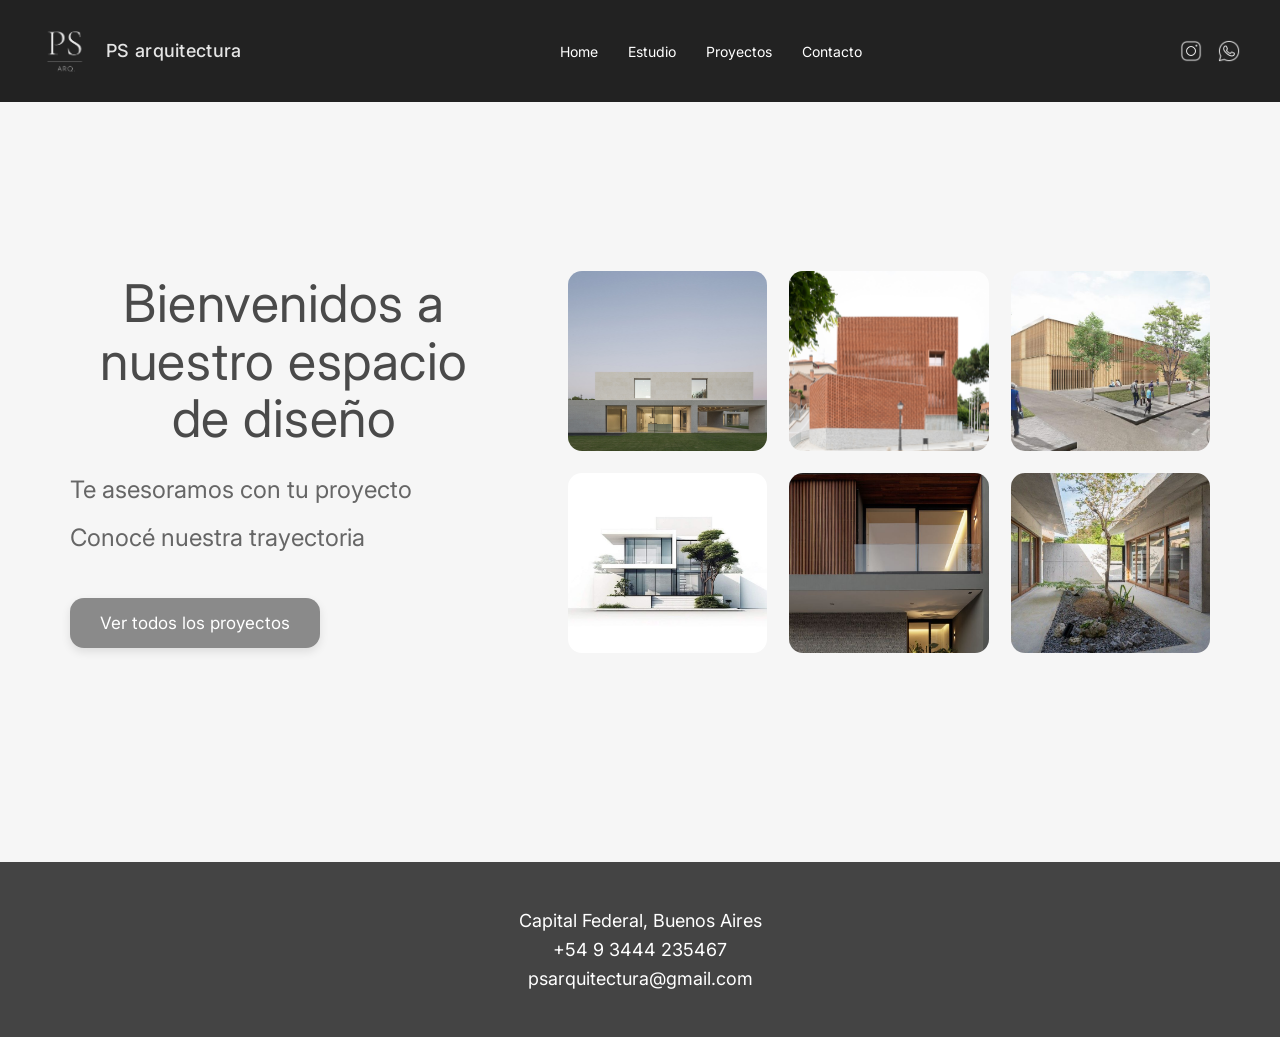
<file: index.html>
<!DOCTYPE html>
<html lang="es">
<head>
  <meta charset="UTF-8">
  <meta name="viewport" content="width=device-width, initial-scale=1.0">
  <title>PS arquitectura</title>
  <link rel="preconnect" href="https://fonts.googleapis.com">
  <link rel="preconnect" href="https://fonts.gstatic.com" crossorigin>
  <link href="https://fonts.googleapis.com/css2?family=Inter:wght@300;400;500;600&display=swap" rel="stylesheet">
  <link rel="stylesheet" href="CSS/style.css">
</head>

<body>

<header>

<div class="logo-area">
<img src="assets/icons/logo gris.png" class="logo">
<span>PS arquitectura</span>
</div>

<nav>
<ul>
<li><a href="index.html">Home</a></li>
<li><a href="pages/sobrenosotros.html">Estudio</a></li>
<li><a href="pages/proyectos.html">Proyectos</a></li>
<li><a href="pages/contacto.html">Contacto</a></li>
</ul>
</nav>

<div class="social">
<img src="assets/icons/icons8-instagram-50.png">
<img src="assets/icons/icons8-whatsapp-50.png">
</div>

</header>


<section class="home fade-in">

  <div class="home-text container">

   <h2>Bienvenidos a nuestro espacio de diseño</h2>

   <p class="home-main-text">Te asesoramos con tu proyecto</p>
   <p class="home-secondary-text">Conocé nuestra trayectoria</p>
   <a href="pages/proyectos.html" class="btn">Ver todos los proyectos</a>
  </div>

 <div class="home-images container">
  
    <img src="images/proyecto 1.jpg" alt="Proyecto">
    <img src="images/proyecto 2.jpg" alt="Proyecto">
    <img src="images/proyecto 3.jpg" alt="Proyecto">
    <img src="images/proyecto 4.jpeg" alt="Proyecto">
    <img src="images/proyecto 5.jpeg" alt="Proyecto">
    <img src="images/proyecto 6.jpeg" alt="Proyecto">
  </div>

</section>


<footer>

<p>Capital Federal, Buenos Aires</p>
<p>+54 9 3444 235467</p>
<p>psarquitectura@gmail.com</p>

</footer>

</body>

</html>
</file>
<file: CSS/style.css>
*{
  margin: 0;
  padding: 0;
  box-sizing: border-box;
}

body{
  font-family: "Inter", sans-serif;
  background-color: #f6f6f6;
  color: #333;
}

.container{
  max-width: 1200px;
  margin: 0 auto;
}

/* HEADER */

header{
  background-color: #222;
  color: white;
  padding: 16px 40px;
  display: flex;
  justify-content: space-between;
  align-items: center;
  position: sticky;
  top: 0;
  z-index: 1000;
}

header h1{
  font-size: 17px;
  font-weight: 300;
  letter-spacing: 0.2px;
}

nav ul{
  list-style: none;
  display: flex;
  gap: 30px;
  align-items: center;
}

nav ul li a{
  color: white;
  text-decoration: none;
  font-size: 14px;
  font-weight: 400;
  transition: opacity 0.3s ease;
  position: relative;
}
nav ul li a::after{
  content: "";
  position: absolute;
  left: 0;
  bottom: -4px;
  width:0;
  height: 1px;
  background-color: white;
  transition: width 0.3s ease;
}

nav ul li a:hover{
  opacity: 0.7;
}
nav ul li a:hover::after{
  width: 100%;
}

/* HOME */

.home{
  display: flex;
  justify-content: space-between;
  align-items: center;
  padding: 90px 70px;
  gap: 70px;
  min-height: 80vh;
}

.home-text{
  width: 40%;
  display: flex;
  flex-direction: column;
  align-items: flex-start;
}
home-text .btn{
  align-self: flex-start;
}

.home-text h2{
  font-size: 52px;
  line-height: 1.1;
  margin-bottom: 24px;
  color: #4a4a4a;
  font-weight: 400;
  max-width: 520px;
}

.home-text p{
  font-size: 24px;
  margin-bottom: 10px;
  color: #666;
  font-weight: 400;
}

.home-main-text{
  font-size: 22px;
  color: #666;
  margin-bottom: 6px;
}

.home-secondary-text{
  font-size: 17px;
  color: #8a8a8a;
  margin-bottom: 4px;
}

.btn{
  display: inline-flex;
  justify-content: center;
  align-items: center;
  margin-top: 30px;
  padding: 14px 32px;
  background-color: #8a8a8a;
  color: white;
  text-decoration: none;
  border-radius: 12px;
  font-size: 16px;
  font-weight: 400;
  text-align: center;
  min-width: 250px;
  transition: background-color 0.3s ease, transform 0.3s ease; box-shadow: 0.3 ease;
  box-shadow: 0 4px 10px rgba(0,0,0,0.10);
  width: fit-content;
white-space: nowrap;
}

.btn:hover{
  background-color: #6f6f6f;
  transform: translateY(-2px);
}

.home-images{
  width: 60%;
  display: grid;
  grid-template-columns: repeat(3, 1fr);
  gap: 22px;
}

.home-images img{
  width: 100%;
  height: 180px;
  object-fit: cover;
  border-radius: 14px;
  transition: transform 0.3s ease, filter 0.3s ease;
}

.home-images img:hover{
  transform: scale(1.03);
  filter: brightness(0.9);
}

/* TITULOS GENERALES */

section h2{
  text-align: center;
  font-size: 48px;
  margin-bottom: 40px;
  color: #4a4a4a;
  font-weight: 500;
}

/* SOBRE NOSOTROS / ESTUDIO */

.about-section{
  padding: 70px 60px;
}

.about-content{
  display: flex;
  align-items: center;
  justify-content: center;
  gap: 70px;
  max-width: 1300px;
  margin: 0 auto;
}

.about-img{
  width: 500px;
  height: 360px;
  object-fit: cover;
  border-radius: 14px;
  box-shadow: 0 8px 20px rgba(0,0,0,0.12);
}

.about-text{
  flex: 1;
  max-width: 600px;
}

.about-text p{
  font-size: 24px;
  line-height: 1.8;
  color: #555;
  margin-bottom: 20px;
}

/* PROYECTOS */

.proyectos{
  display: grid;
  grid-template-columns: repeat(4, 1fr);
  gap: 24px;
  max-width: 1600px;
  margin: 40px auto 80px;
  padding: 0 40px;
}

.proyectos img{
  width: 100%;
  height: 360px;
  object-fit: cover;
  border-radius: 16px;
  transition: transform 0.3s ease, box-shadow 0.3s ease, opacity 0.3s ease;
  box-shadow: 0 6px 14px rgba(0,0,0,0.10);
}
.proyecto-card{
  display: flex;
  flex-direction: column;
  transition: transform 0.3s ease;
}

.proyecto-card h3{
  margin-top: 14px;
  font-size: 22px;
  font-weight: 400;
  color: #4a4a4a;
  text-align: center;
}

.proyecto-card:hover{
  transform: translateY(-4px);
}

.proyectos img:hover{
  transform: translateY(-6px);
  box-shadow: 0 14px 28px rgba(0,0,0,0.18);
  opacity: 0.97;
}

/* CONTACTO */

section{
  padding: 75px 50px;
}
section p{
  text-align: center;
  font-size: 22px;
  color: #666;
  margin-bottom: 30px;
  line-height: 1.6;
}
section h2{
  text-align: center;
  font-size: 58px;
  margin-bottom: 70px;
  color: #4a4a4a;
  font-weight: 300;
  letter-spacing: 0.5px;
}
form{
  max-width: 650px;
  margin: 0 auto 80px;
  display: flex;
  flex-direction: column;
  gap: 20px;
}

form input,
form textarea{
  padding: 14px;
  font-size: 16px;
  border: none;
  border-bottom: 2px solid #999;
  background: transparent;
  outline: none;
  font-family: Arial, sans-serif;
}

form button,
.btn{
  width: 180px;
  padding: 15px;
  background-color: #8a8a8a;
  color: white;
  border: none;
  border-radius: 14px;
  font-size: 17px;
  font-weight: 400;
  cursor: pointer;
  transition: background-color 0.3s ease, transform 0.3s ease, box-shadow o.3 ease;
  box-shadow: 0 4px 10px rgba(0,0,0,0.10);
}

form button:hover,
.btn:hover{
  background-color: #6f6f6f;
  transform: translateY(-2px);
  box-shadow: 0 8px 18px rgba(0,0,0,0.16);
}

/* FOOTER */

footer{
  background-color: #444;
  color: white;
  text-align: center;
  padding: 40px 20px;
  margin-top: 40px;
}

footer p{
  margin: 8px 0;
  font-size: 18px;
}

/* RESPONSIVE */

@media (max-width: 900px){
  .home,
  .about-content{
    flex-direction: column;
  }

  .home-text,
  .home-images{
    width: 100%;
  }

  .home-images{
    grid-template-columns: repeat(2, 1fr);
  }

  .proyectos{
    grid-template-columns: repeat(2, 1fr);
    margin: 30px 30px 60px;
  }

  header{
    flex-direction: column;
    gap: 16px;
  }
}

@media (max-width: 600px){
  .home-images,
  .proyectos{
    grid-template-columns: 1fr;
  }

  .home-text h2{
    font-size: 40px;
  }

  .home-text p,
  .about-text p,
  section p{
    font-size: 18px;
  }

  nav ul{
    flex-wrap: wrap;
    justify-content: center;
  }

  .home,
  .about-section{
    padding: 40px 25px;
  }

  .about-img{
    width: 100%;
    height: auto;
  }
}

.logo-area{
display:flex;
align-items:center;
gap: 18px;
}

.logo-area span{
font-size: 18px;
color: #e5e5e5;
font-weight: 500;
letter-spacing:0.3px;
}

.logo{
width:48px;
height:auto;
}

.social{
display:flex;
gap: 16px;
}

.social img{
width:22px;
cursor:pointer;
transition: opacity 0.3s;
}
.social img:hover{
opacity:0.7;
}

.fade-in{
  opacity: 0;
  transform: translateY(20px);
  animation: aparecer 0.9s ease forwards;
}

@keyframes aparecer{
  to{
    opacity: 1;
    transform: translateY(0);
  }
}
</file>
